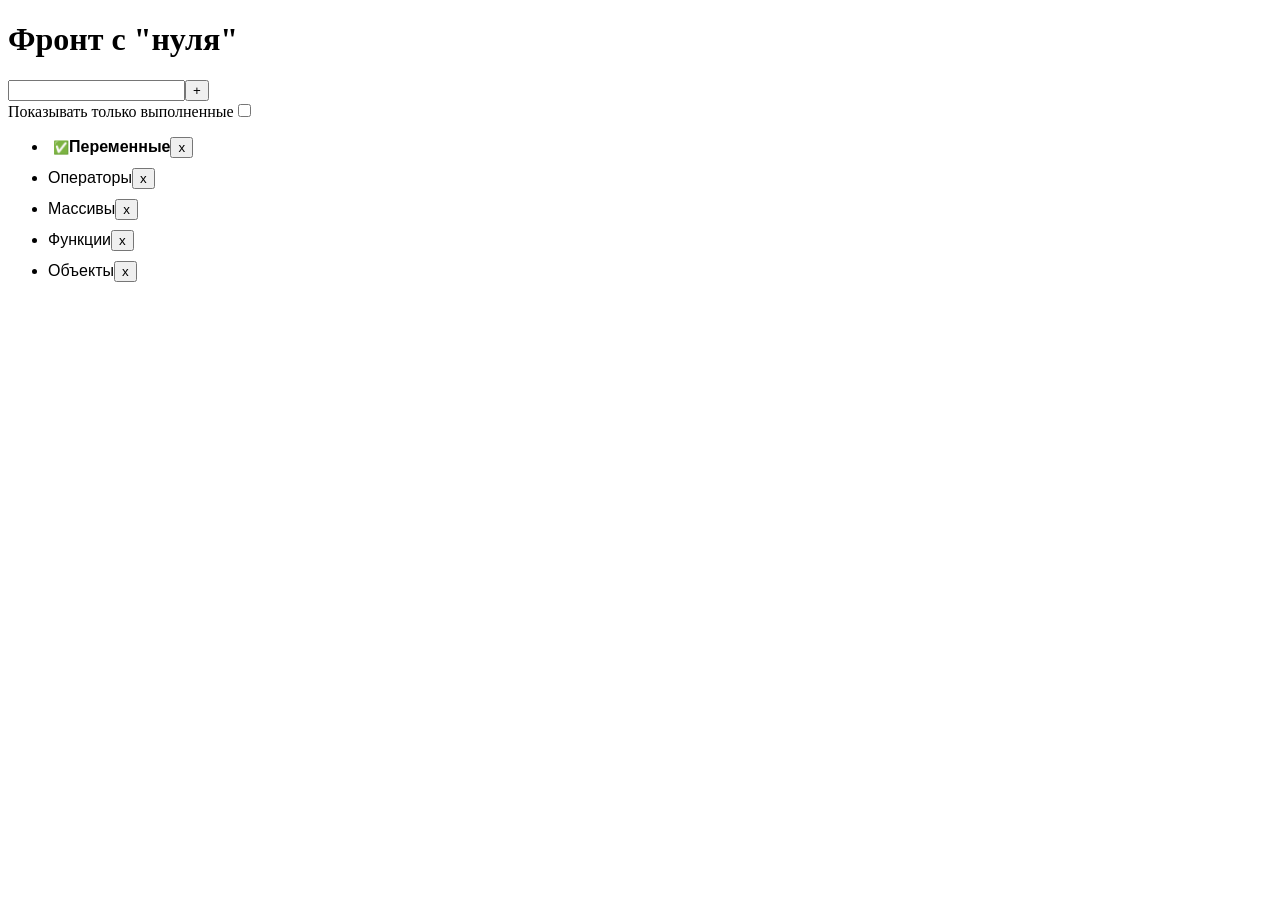
<file: JS_start/index.html>
<!DOCTYPE html>
<html lang="en">

<head>
    <meta charset="UTF-8">
    <meta name="viewport" content="width=device-width, initial-scale=1.0">
    <title>Document</title>
</head>
<style>
    .list {
        display: flex;
        flex-direction: column;
        align-items: start;
        gap: 10px;
    }

    .item {
        font-family: Arial, sans-serif;
        cursor: pointer;
    }

    .done {
        font-weight: 600;
        /* Делает текст более жирным, подчеркивая статус "пройдено" */
    }

    .done::before {
        content: "✅";
        /* Добавляет знак галочки после текста элемента */
        font-size: 13px;
        margin-left: 5px;
    }
</style>

<body>
    <div id="root">
        <!-- <h1 id="course-title" class="title">Фронт с "нуля" 📚</h1> -->
        <!-- <ul class="list">
            <li class="item done">Переменные</li>
            <li class="item">Операторы, сравнение, ветвление</li>
            <li class="item">Функции</li>
            <li class="item">Массивы</li>
            <li class="item">Объекты</li>
            <li class="item current" id="dom">Взаимодействие с DOM ⬅</li>
            <li class="item">Типы данных</li>
            <li class="item">Асинхронное программирование</li>
            <li class="item">Продвинутая работа с функциями</li>
            <li class="item">Паттерн MVC</li>
        </ul>  -->
    </div>  
    <script src="main.js"></script>
</body>
</html>
</file>
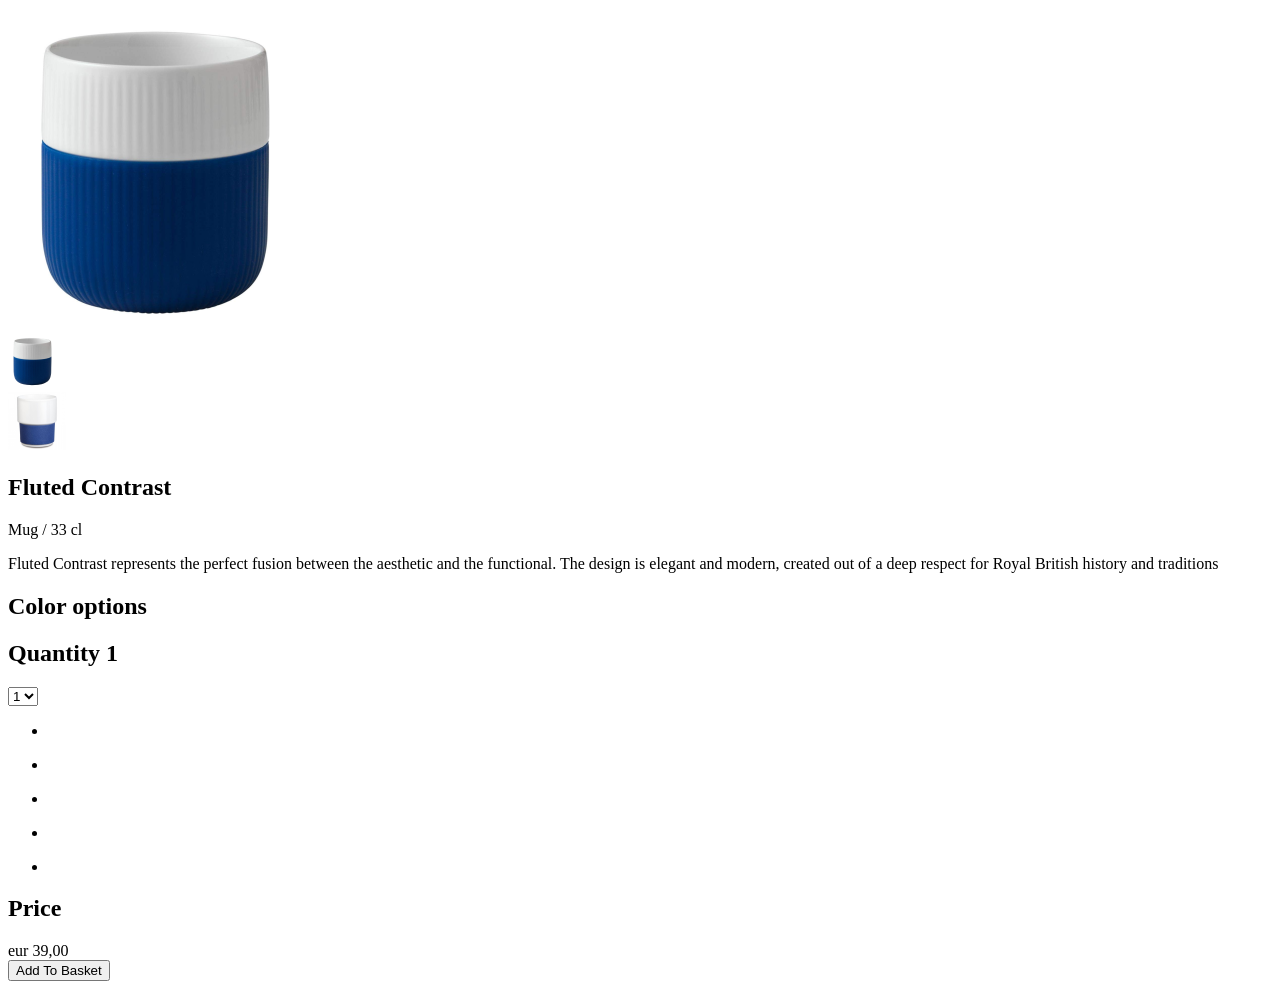
<file: 0-Lessons-html/Lessons_online/index.html>
<!doctype html>
<html lang="en">
  <head>
    <meta charset="UTF-8" />
    <meta name="viewport" content="width=device-width, initial-scale=1.0" />
    <title>Super markup</title>
  </head>
  <body>
    <section>
      <div>
        <div>
          <img src="./assets/images/main_image.png" alt="main image" />
          <div>
            <img src="./assets/images/image_2.png" alt="image 1" />
          </div>
          <div>
            <img src="./assets/images/image_1.png" alt="image 2" />
          </div>
        </div>
        <div>
          <h1>Fluted Contrast</h1>
          <span>Mug / 33 cl</span>
          <p>
            Fluted Contrast represents the perfect fusion between the aesthetic
            and the functional. The design is elegant and modern, created out of
            a deep respect for Royal British history and traditions
          </p>
          <div>
            <h2>Color options</h2>
          </div>
          <div>
            <h2>Quantity 1</h2>
            <select name="select" id="select">
                <option value="">1</option>
                <option value="">2</option>
                <option value="">3</option>
            </select>
            <ul>
                <li>
                    <div></div>
                </li>
                <li>
                    <div></div>
                </li>
                <li>
                    <div></div>
                </li>
                <li>
                    <div></div>
                </li>
                <li>
                    <div></div>
                </li>
            </ul>
          </div>
          <div>
            <h2>Price</h2>
            <span>eur 39,00</span>
          </div>
          <button>Add To Basket</button>
        </div>
      </div>
    </section>
  </body>
</html>
</file>
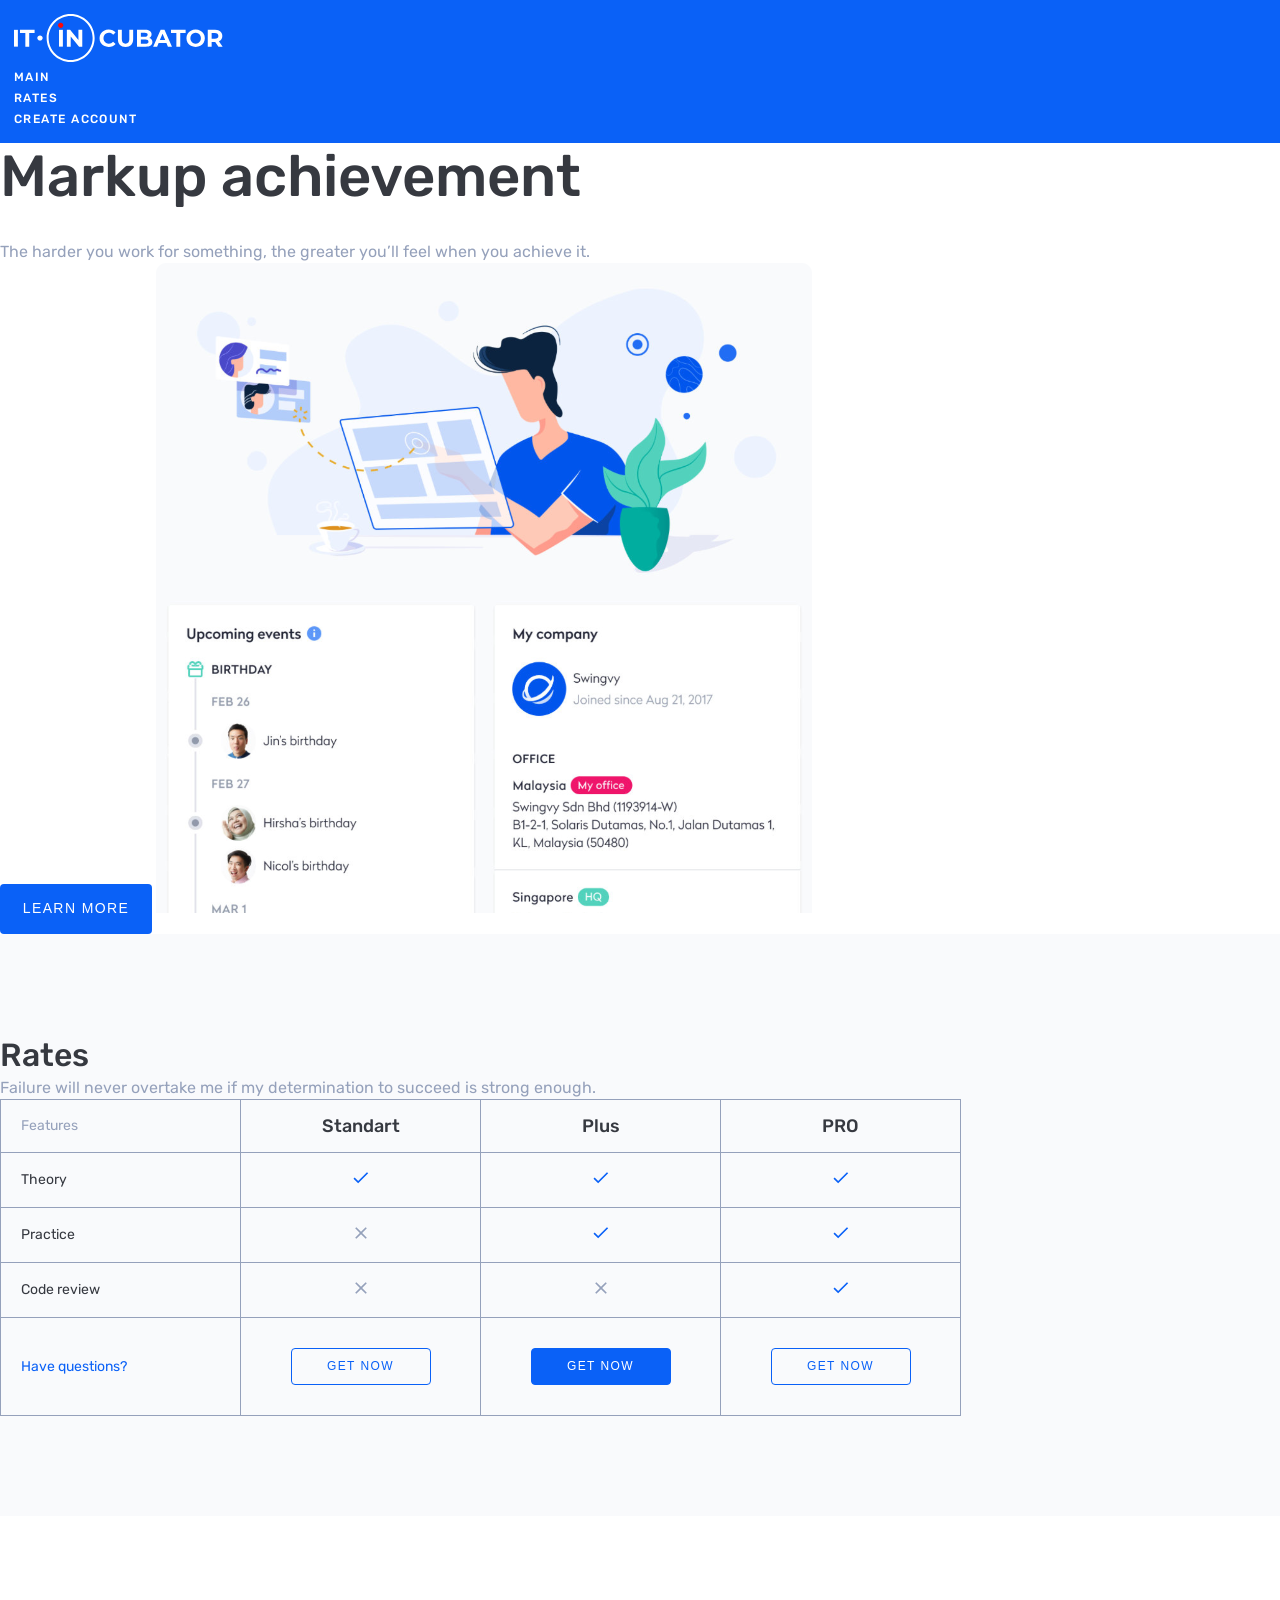
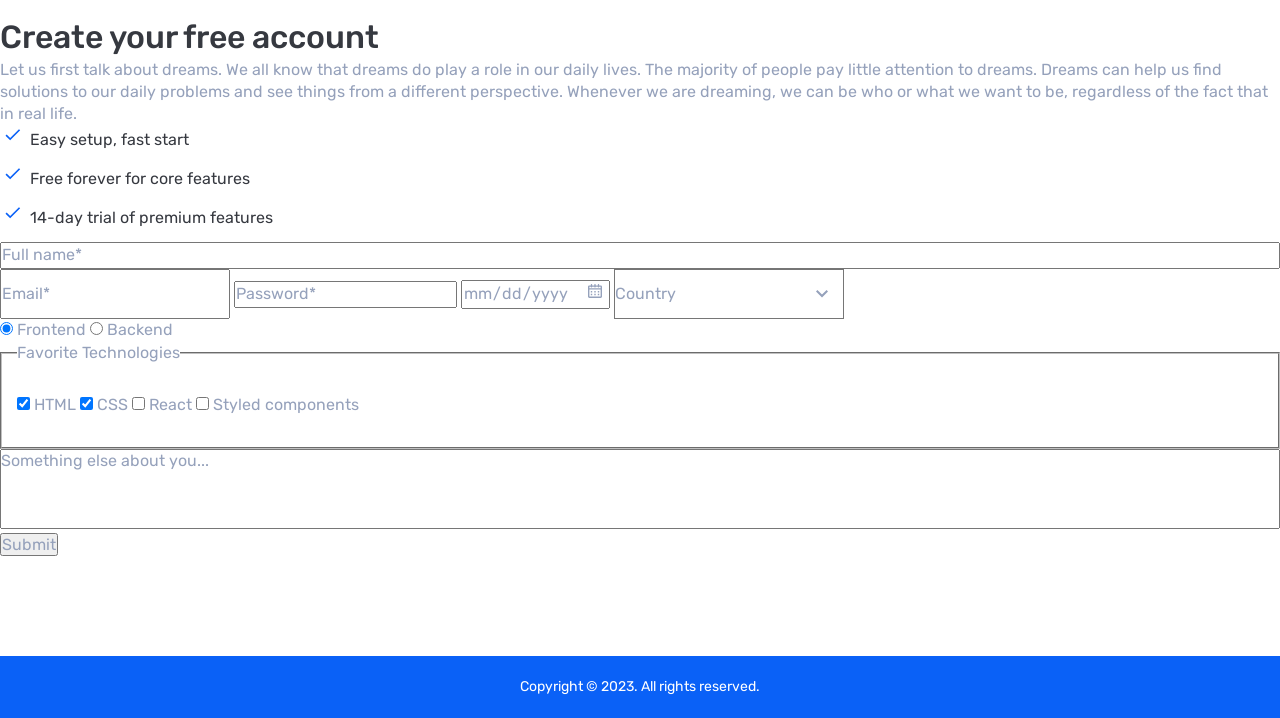
<file: 1-Lessons-css/project/index.html>
<!doctype html>
<html lang="en">
  <head>
    <meta charset="UTF-8" />
    <meta name="viewport" content="width=device-width, initial-scale=1.0" />
    <title>Document</title>
    <link rel="preconnect" href="https://fonts.googleapis.com" />
    <link rel="preconnect" href="https://fonts.gstatic.com" crossorigin />
    <link
      href="https://fonts.googleapis.com/css2?family=Rubik:ital,wght@0,300..900;1,300..900&display=swap"
      rel="stylesheet"
    />
    <link rel="stylesheet" href="style.css" />
  </head>
  <body>
    <header class="header">
      <a href="" class="logo">
        <img class="logo-img" src="./assets/images/Logo.svg" alt="" />
      </a>
      <ul class="menu">
        <li class="menu-item">
          <a href="" class="menu-link">Main</a>
        </li>
        <li class="menu-item">
          <a href="" class="menu-link">Rates</a>
        </li>
        <li class="menu-item">
          <a href="" class="menu-link">create account</a>
        </li>
      </ul>
    </header>
    <section class="main">
      <h1 class="main-title">Markup achievement</h1>
      <p class="text">
        The harder you work for something, the greater you’ll feel when you
        achieve it.
      </p>
      <button class="button">Learn More</button>
      <img class="main-img" src="./assets/images/image.svg" alt="image" />
    </section>
    <section class="rates-section">
      <h2 class="title">Rates</h2>
      <p class="text">
        Failure will never overtake me if my determination to succeed is strong
        enough.
      </p>
      <table class="table">
        <tr>
          <th class="table-subtitle gray">Features</th>
          <th class="table-title">Standart</th>
          <th class="table-title">Plus</th>
          <th class="table-title">PRO</th>
        </tr>
        <tr>
          <th class="table-subtitle">Theory</th>
          <td><img src="./assets/images/Check.svg" alt="" /></td>
          <td><img src="./assets/images/Check.svg" alt="" /></td>
          <td><img src="./assets/images/Check.svg" alt="" /></td>
        </tr>
        <tr>
          <th class="table-subtitle">Practice</th>
          <td><img src="./assets/images/Close.svg" alt="" /></td>
          <td><img src="./assets/images/Check.svg" alt="" /></td>
          <td><img src="./assets/images/Check.svg" alt="" /></td>
        </tr>
        <tr>
          <th class="table-subtitle">Code review</th>
          <td><img src="./assets/images/Close.svg" alt="" /></td>
          <td><img src="./assets/images/Close.svg" alt="" /></td>
          <td><img src="./assets/images/Check.svg" alt="" /></td>
        </tr>
        <tr class="table-footer">
          <th class="table-subtitle">
            <a href="" class="table-link">Have questions?</a>
          </th>
          <td><button class="table-button">get now</button></td>
          <td><button class="table-button active">get now</button></td>
          <td><button class="table-button">get now</button></td>
        </tr>
      </table>
    </section>
    <section class="create-account-section">
      <h2 class="title">Create your free account</h2>
      <p class="text">
        Let us first talk about dreams. We all know that dreams do play a role
        in our daily lives. The majority of people pay little attention to
        dreams. Dreams can help us find solutions to our daily problems and see
        things from a different perspective. Whenever we are dreaming, we can be
        who or what we want to be, regardless of the fact that in real life.
      </p>
      <ul class="list">
        <li class="list-item">Easy setup, fast start</li>
        <li class="list-item">Free forever for core features</li>
        <li class="list-item">14-day trial of premium features</li>
      </ul>
      <form>
        <input type="text" placeholder="Full name*" />
        <input type="email" placeholder="Email*" />
        <input type="password" placeholder="Password*" />
        <input type="date" />

        <select>
          <option selected disabled>Country</option>
          <option>Belarus</option>
          <option>China</option>
          <option>USA</option>
        </select>

        <div>
          <label for="front">
            <input id="front" type="radio" name="stack" checked />
            Frontend
          </label>
          <label for="back">
            <input id="back" type="radio" name="stack" />
            Backend
          </label>
        </div>

        <fieldset>
          <legend>Favorite Technologies</legend>
          <label for="html">
            <input id="html" type="checkbox" name="html" checked />
            HTML
          </label>
          <label for="css">
            <input id="css" type="checkbox" name="css" checked />
            CSS
          </label>
          <label for="react">
            <input id="react" type="checkbox" name="react" />
            React
          </label>
          <label for="sc">
            <input id="sc" type="checkbox" name="sc" />
            Styled components
          </label>
        </fieldset>

        <textarea placeholder="Something else about you..."></textarea>

        <input type="submit" />
      </form>
    </section>
    <footer class="footer">
      <small>Copyright © 2023. All rights reserved.</small>
      <!-- <span>Copyright © 2023. All rights reserved.</span> -->
    </footer>
  </body>
</html>
</file>
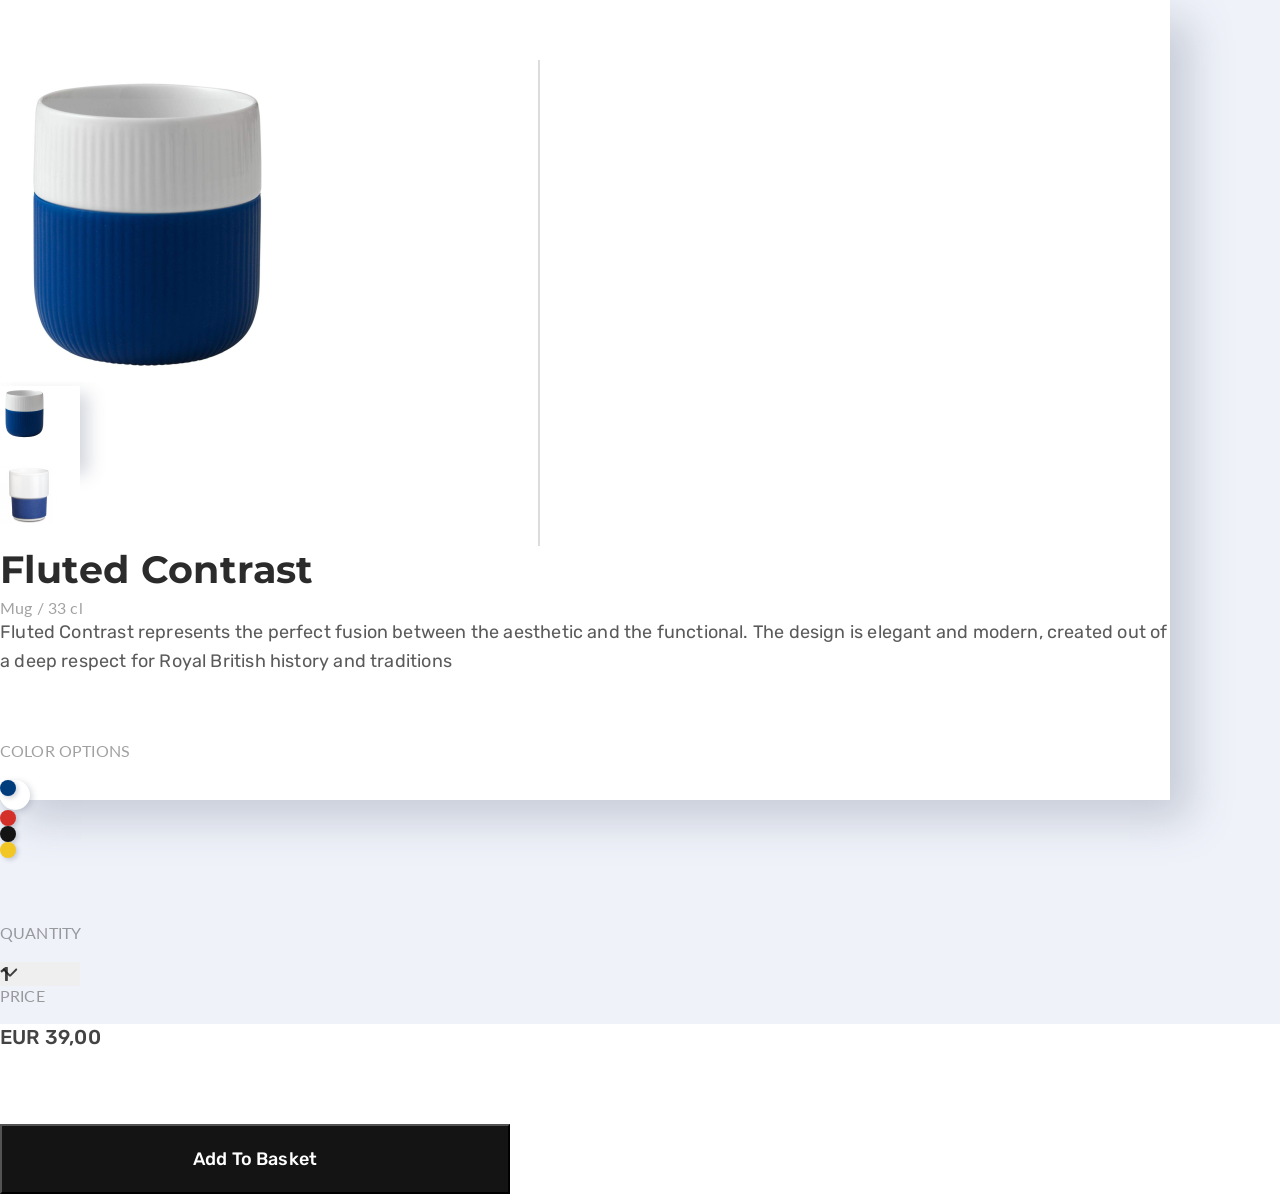
<file: 1-Lessons-css/pre-course-lesson-1-main/pre-course-lesson-1-main/index.html>
<!doctype html>
<html lang="en">
  <head>
    <meta charset="UTF-8" />
    <meta name="viewport" content="width=device-width, initial-scale=1.0" />
    <link rel="preconnect" href="https://fonts.googleapis.com" />
    <link rel="preconnect" href="https://fonts.gstatic.com" crossorigin />
    <link
      href="https://fonts.googleapis.com/css2?family=Lato&family=Montserrat:ital,wght@0,700;1,700&family=Rubik:ital,wght@0,300..900;1,300..900&display=swap"
      rel="stylesheet"
    />
    <link rel="stylesheet" href="styles.css" />
    <title>Awesome markup</title>
  </head>
  <body>
    <section class="hero">
      <div class="card">
        <div class="product-images-block">
          <img width="300" height="322" src="./assets/images/main-image.png" alt="" />
          <div class="preview selected">
            <img src="./assets/images/image-1.png" alt="" />
          </div>
          <div class="preview">
            <img src="./assets/images/image-2.png" alt="" />
          </div>
        </div>

        <div>
          <h1 class="card-heading">Fluted Contrast</h1>
          <span class="sub-title">Mug / 33 cl</span>
          <p class="description">
            Fluted Contrast represents the perfect fusion between the aesthetic
            and the functional. The design is elegant and modern, created out of
            a deep respect for Royal British history and traditions
          </p>
          <div class="color-options">
            <h2 class="title">Color options</h2>
            <ul>
              <li class="selected">
                <div class="circle blue"></div>
              </li>
              <li>
                <div class="circl green"></div>
              </li>
              <li>
                <div class="circle red"></div>
              </li>
              <li>
                <div class="circle black"></div>
              </li>
              <li>
                <div class="circle yellow"></div>
              </li>
            </ul>
          </div>
          <div>
            <div>
              <h2 class="title">Quantity</h2>
              <select class="quantity" name="quantity" id="quantity">
                <option value="1">1</option>
                <option value="2">2</option>
                <option value="3">3</option>
              </select>
            </div>
            <div>
              <h2 class="title">Price</h2>
              <span class="price">eur 39,00</span>
            </div>
          </div>
          <button class="btn">Add To Basket</button>
        </div>
      </div>
    </section>
  </body>
</html>
</file>
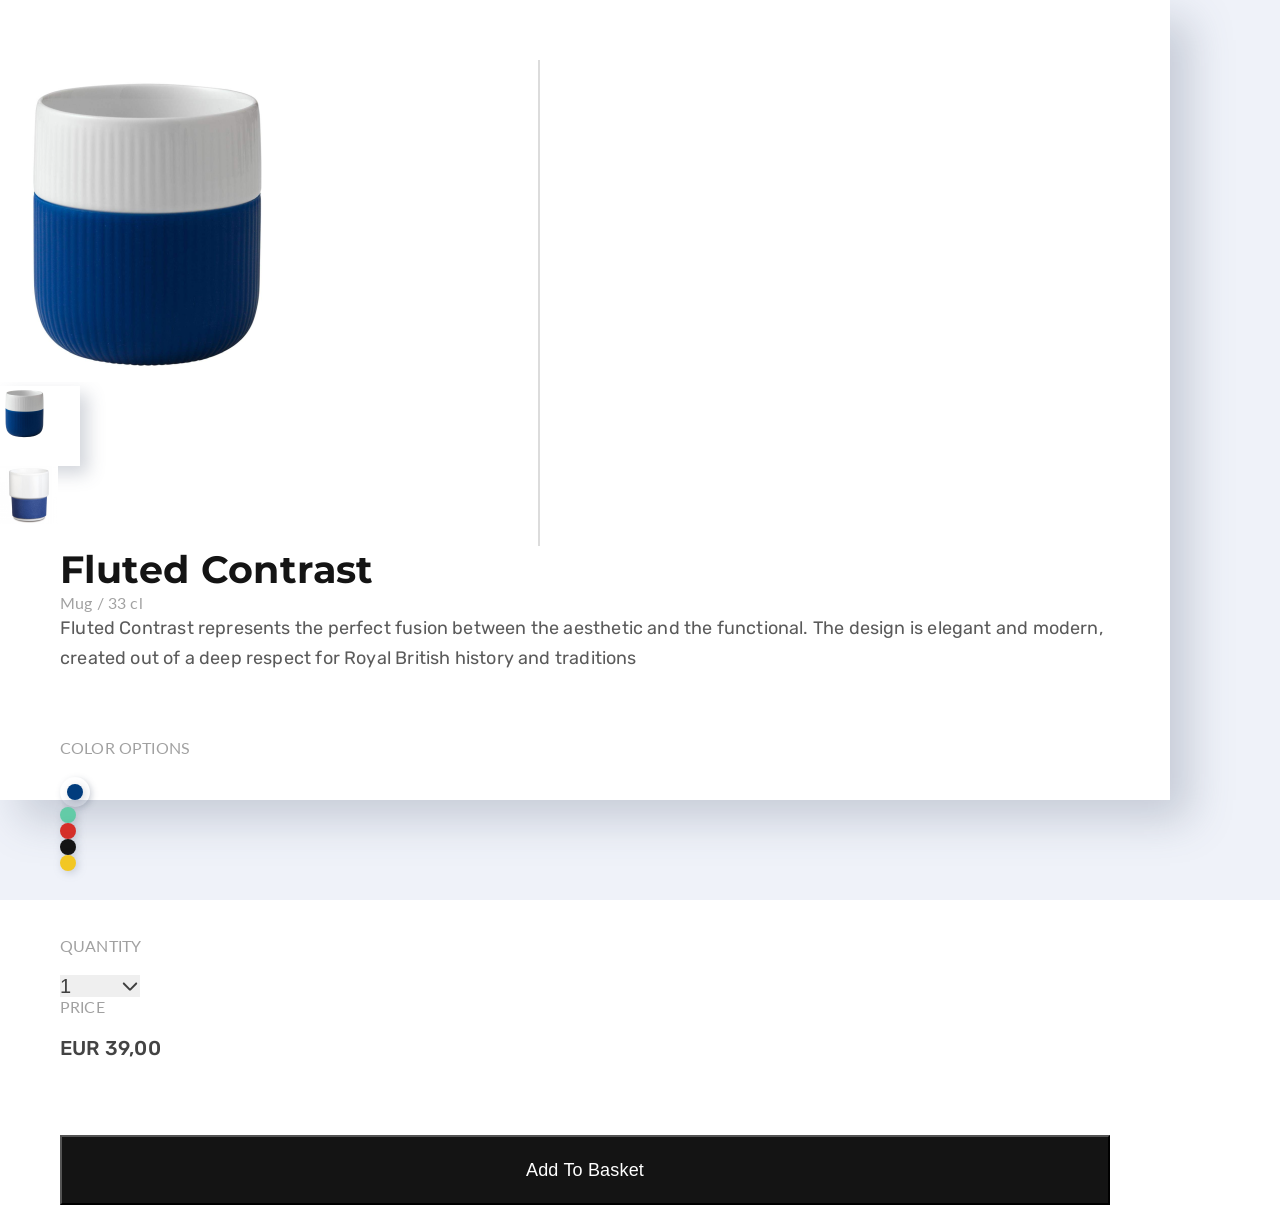
<file: 2-Lessons-css/pre-course-lesson-2-main/pre-course-lesson-2-main/index.html>
<!DOCTYPE html>
<html lang="en">

<head>
    <meta charset="UTF-8">
    <meta name="viewport" content="width=device-width, initial-scale=1.0">

    <link rel="preconnect" href="https://fonts.googleapis.com">
    <link rel="preconnect" href="https://fonts.gstatic.com" crossorigin>
    <link href="https://fonts.googleapis.com/css2?family=Lato&family=Montserrat:wght@700&family=Rubik:wght@400;500&display=swap" rel="stylesheet">
    
    <link rel="stylesheet" href="./style.css">
    <title>Awesome markup</title>
</head>
    <body>
        <section>
            <div class="card">
                <div class="product-image-block">
                    <img class="main-image" src="./assets/images/main-image.png" alt="">
                    <div class="preview selected">
                        <img src="./assets/images/image-1.png" alt="">
                    </div>
                    <div class="preview">
                        <img src="./assets/images/image-2.png" alt="">
                    </div>
                </div>

                <div class="product-info-block">
                    <h1 class="main-title">Fluted Contrast</h1>
                    <span class="subtitle">Mug / 33 cl</span>
                    <p class="text">Fluted Contrast represents the perfect fusion between the aesthetic and the functional. The design is elegant and modern, created out of a deep respect for Royal British history and traditions</p>

                    <div class="colors">
                        <h2 class="title">Color options</h2>
                        <ul>
                            <li class="selected">
                                <div class="circle blue"></div>
                            </li>
                            <li>
                                <div class="circle green"></div>
                            </li>
                            <li>
                                <div class="circle red"></div>
                            </li>
                            <li>
                                <div class="circle black"></div>
                            </li>
                            <li>
                                <div class="circle yellow"></div>
                            </li>
                        </ul>
                    </div>
                    <div>
                        <div>
                            <h2 class="title">Quantity</h2>
                            <select class="quantity" name="quantity" id="quantity" >
                                <option value="1">1</option>
                                <option value="2">2</option>
                                <option value="3">3</option>
                            </select>
                        </div>
                        <div>
                            <h2 class="title">Price</h2>
                            <span class="price">eur 39,00</span>
                        </div>
                    </div> 
                    <button class="btn">Add To Basket</button>
                </div>
            </div>
        </section>
    </body>
</html>
</file>
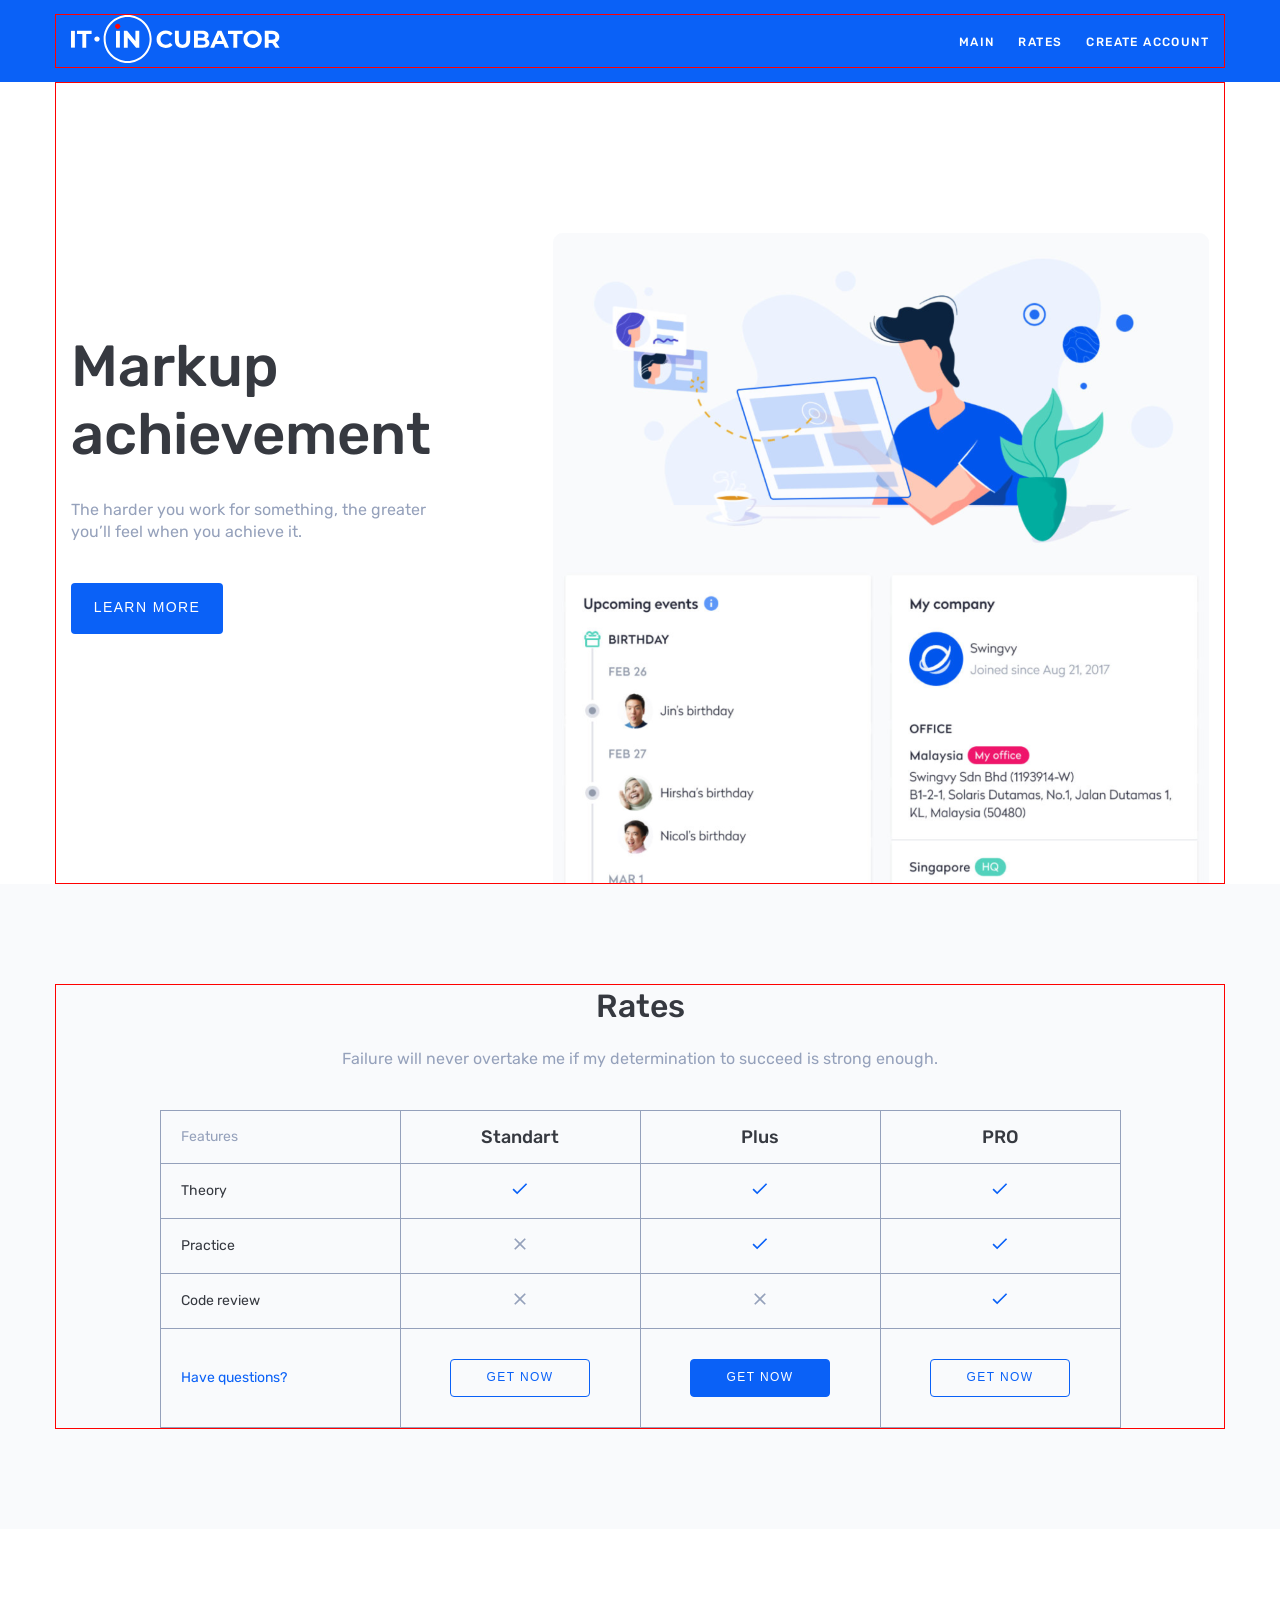
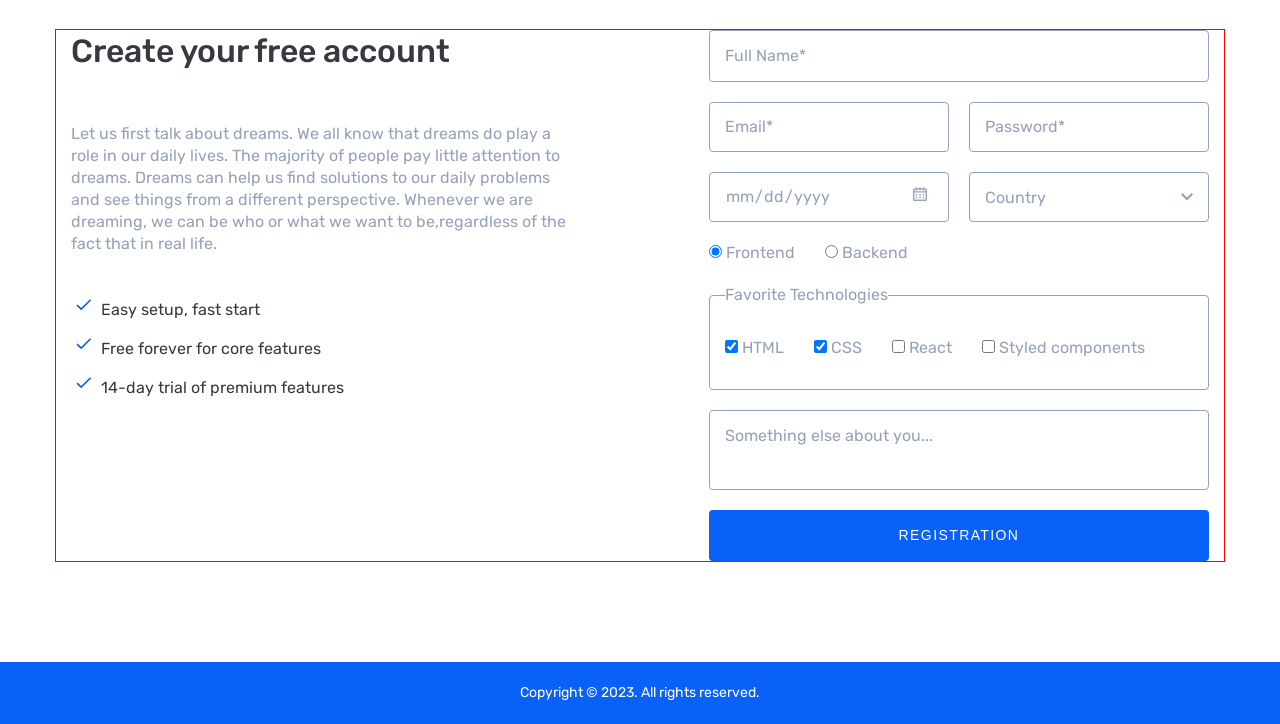
<file: 3-Lessons-css/pre-course-HW-2-main/pre-course-HW-2-main/index.html>
<!doctype html>
<html lang="en">
  <head>
    <meta charset="UTF-8" />
    <meta name="viewport" content="width=device-width, initial-scale=1.0" />
    <title>Awesome markup</title>

    <link rel="preconnect" href="https://fonts.googleapis.com" />
    <link rel="preconnect" href="https://fonts.gstatic.com" crossorigin />
    <link
      href="https://fonts.googleapis.com/css2?family=Rubik:wght@400;500&display=swap"
      rel="stylesheet"
    />

    <link rel="stylesheet" href="style.css" />
  </head>

  <body>
    <header class="header">
      <div class="container">
        <div class="header-wrapper">
          <a href="" class="logo">
            <img class="logo-img" src="./assets/images/logo.svg" alt="image" />
          </a>
          <ul class="menu">
            <li class="menu-item">
              <a href="" class="menu-link">Main</a>
            </li>
            <li class="menu-item">
              <a href="" class="menu-link">Rates</a>
            </li>
            <li class="menu-item">
              <a href="" class="menu-link">Create Account</a>
            </li>
          </ul>
        </div>
      </div>
    </header>

    <section class="main">
      <div class="container">
        <div class="main-wrapper">
          <div class="main-info">
            <h1 class="main-title">Markup achievement</h1>
            <p class="text">
              The harder you work for something, the greater you’ll feel when
              you achieve it.
            </p>
            <button class="button">Learn More</button>
          </div>
          <img class="main-img" src="./assets/images/image.png" alt="image" />
        </div>
      </div>
    </section>

    <section class="rates-section">
      <div class="container">
        <div class="rates-wrapper">
          <h2 class="title">Rates</h2>
          <p class="text">
            Failure will never overtake me if my determination to succeed is
            strong enough.
          </p>
          <table class="table">
            <tr>
              <th class="table-subtitle gray">Features</th>
              <th class="table-title">Standart</th>
              <th class="table-title">Plus</th>
              <th class="table-title">PRO</th>
            </tr>
            <tr>
              <th class="table-subtitle">Theory</th>
              <td><img src="./assets/images/Check.svg" alt="" /></td>
              <td><img src="./assets/images/Check.svg" alt="" /></td>
              <td><img src="./assets/images/Check.svg" alt="" /></td>
            </tr>
            <tr>
              <th class="table-subtitle">Practice</th>
              <td><img src="./assets/images/Close.svg" alt="" /></td>
              <td><img src="./assets/images/Check.svg" alt="" /></td>
              <td><img src="./assets/images/Check.svg" alt="" /></td>
            </tr>
            <tr>
              <th class="table-subtitle">Code review</th>
              <td><img src="./assets/images/Close.svg" alt="" /></td>
              <td><img src="./assets/images/Close.svg" alt="" /></td>
              <td><img src="./assets/images/Check.svg" alt="" /></td>
            </tr>
            <tr class="table-footer">
              <th class="table-subtitle">
                <a href="" class="table-link">Have questions?</a>
              </th>
              <td><button class="table-button">get now</button></td>
              <td><button class="table-button active">get now</button></td>
              <td><button class="table-button">get now</button></td>
            </tr>
          </table>
        </div>
      </div>
    </section>

    <section class="create-account-section">
      <div class="container">
        <div class="account-wrapper">
          <div class="account-info-wrapper">
            <h2 class="title">Create your free account</h2>
            <p class="text">
              Let us first talk about dreams. We all know that dreams do play a
              role in our daily lives. The majority of people pay little
              attention to dreams. Dreams can help us find solutions to our
              daily problems and see things from a different perspective.
              Whenever we are dreaming, we can be who or what we want to
              be,regardless of the fact that in real life.
            </p>
            <ul class="list">
              <li class="list-item">Easy setup, fast start</li>
              <li class="list-item">Free forever for core features</li>
              <li class="list-item">14-day trial of premium features</li>
            </ul>
          </div>

          <form>
            <input type="text" placeholder="Full Name*" />
            <div class="fields-wrapper">
              <input type="email" placeholder="Email*" />
              <input type="password" placeholder="Password*" />
              <input type="date" />

              <select>
                <option selected disabled>Country</option>
                <option>Belarus</option>
                <option>China</option>
                <option>USA</option>
              </select>
            </div>

            <div class="stack">
              <label for="front">
                <input id="front" type="radio" name="stack" checked />
                Frontend
              </label>

              <label for="back">
                <input id="back" type="radio" name="stack" />
                Backend
              </label>
            </div>

            <fieldset>
              <legend>Favorite Technologies</legend>
              <label for="html">
                <input id="html" type="checkbox" name="html" checked />
                HTML
              </label>

              <label for="css">
                <input id="css" type="checkbox" name="css" checked />
                CSS
              </label>

              <label for="react">
                <input id="react" type="checkbox" name="react" />
                React
              </label>

              <label for="sc">
                <input id="sc" type="checkbox" name="sc" />
                Styled components
              </label>
            </fieldset>

            <textarea placeholder="Something else about you..."></textarea>

            <button class="button" type="submit" value="registration">registration</button>
          </form>
        </div>
      </div>
    </section>

    <footer class="footer">
      <small>Copyright © 2023. All rights reserved.</small>
    </footer>
  </body>
</html>
</file>
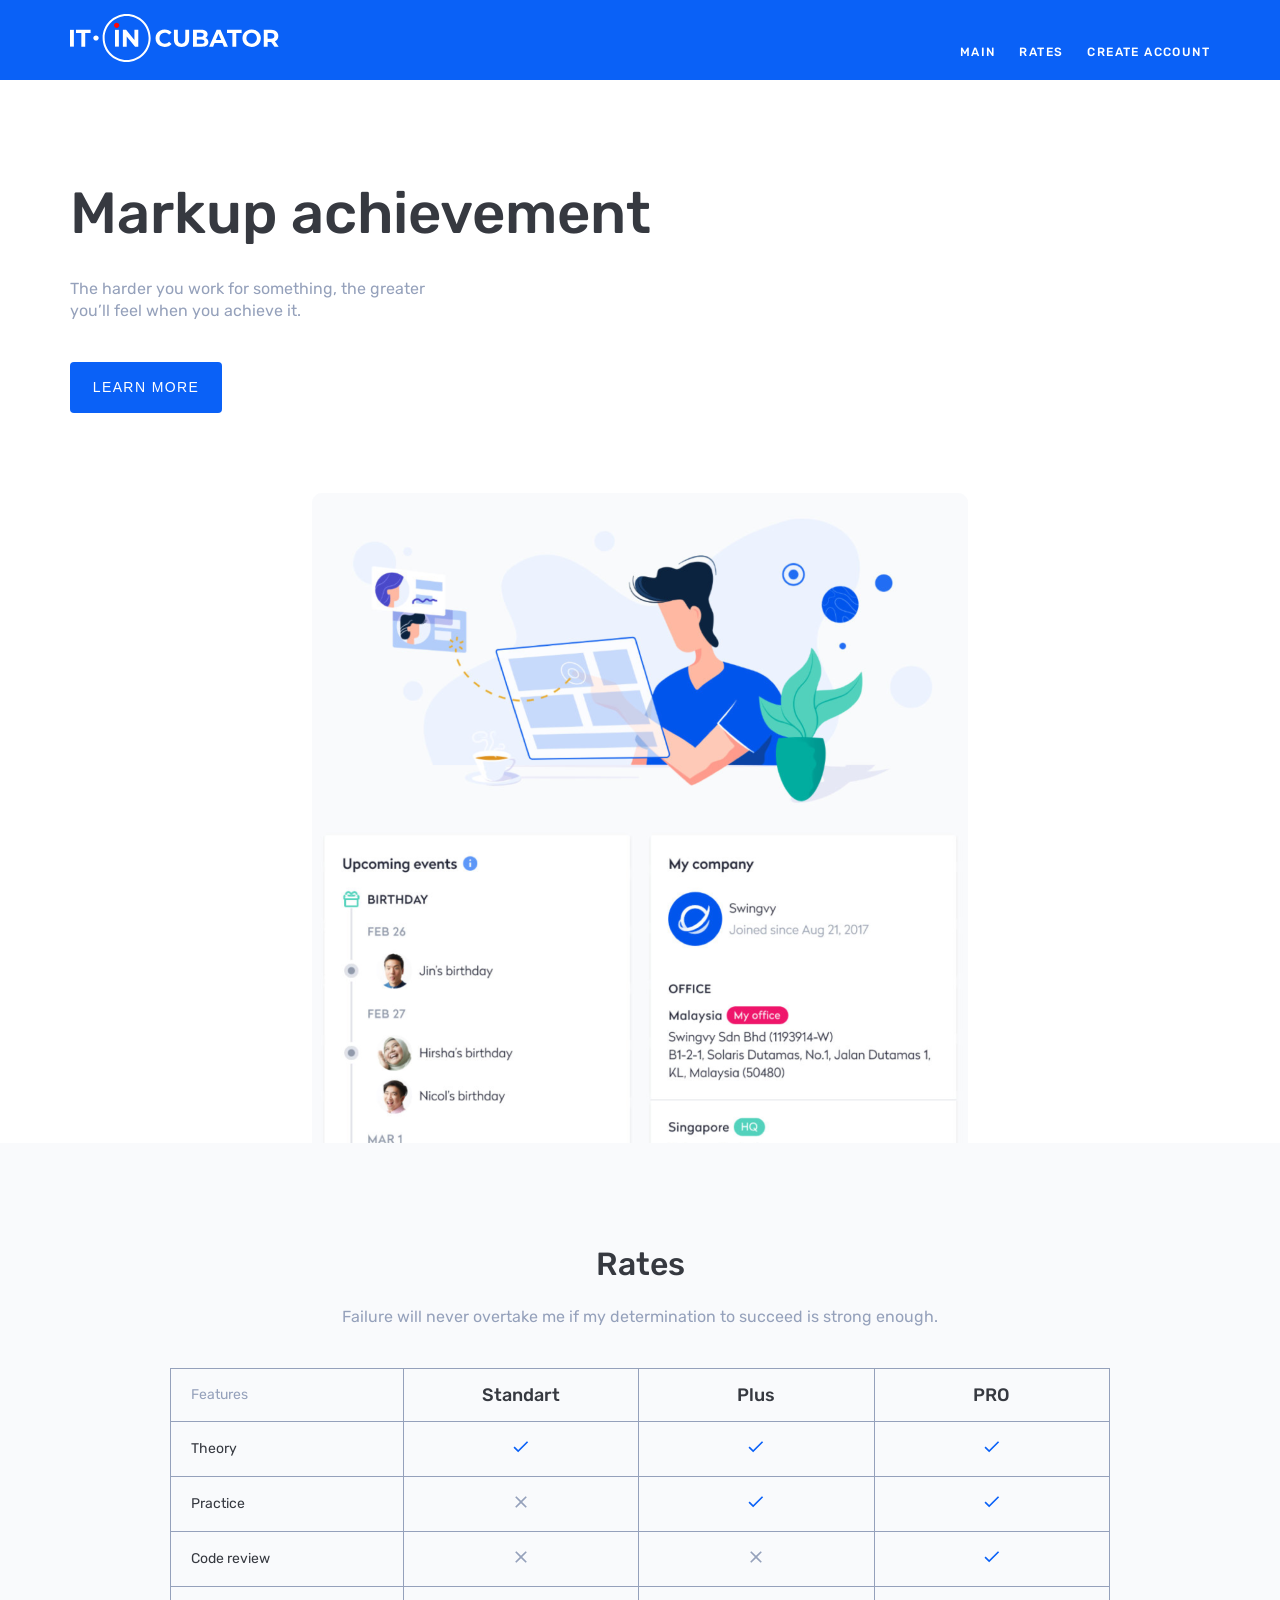
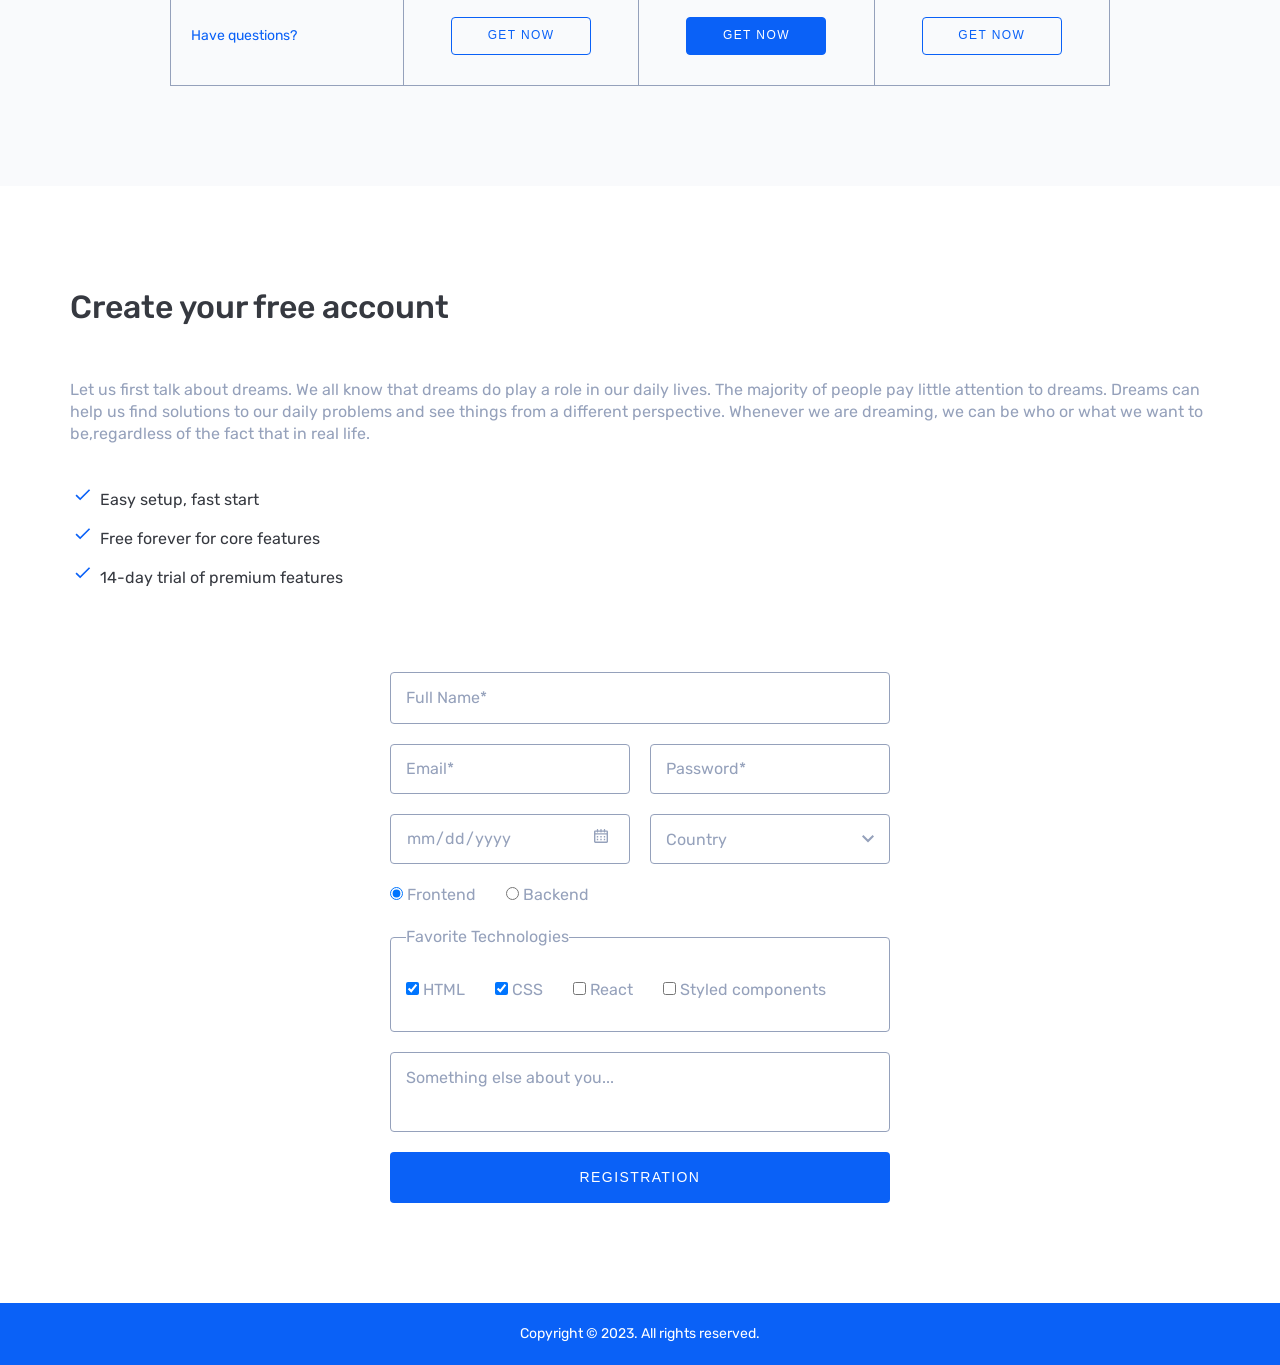
<file: 4-Lessons-css/pre-course-HW-3-main/pre-course-HW-3-main/index.html>
<!doctype html>
<html lang="en">
  <head>
    <meta charset="UTF-8" />
    <meta name="viewport" content="width=device-width, initial-scale=1.0" />
    <title>Awesome markup</title>

    <link rel="preconnect" href="https://fonts.googleapis.com" />
    <link rel="preconnect" href="https://fonts.gstatic.com" crossorigin />
    <link
      href="https://fonts.googleapis.com/css2?family=Rubik:wght@400;500&display=swap"
      rel="stylesheet"
    />

    <link rel="stylesheet" href="style.css" />
  </head>

  <body>
    <header class="header">
      <div class="container">
        <div class="header-wrapper">
          <a href="" class="logo">
            <img class="logo-img" src="./assets/images/logo.svg" alt="image" />
          </a>
          <div class="hamburger-menu">
            <input type="checkbox" id="menu__toggle">
            <label class="menu__btn" for="menu__toggle">
              <span></span>
            </label>
            <label class="menu__overlay" for="menu__toggle"></label>
            <ul class="menu menu__box">
              <li class="menu-item">
                <a href="#main" class="menu-link">Main</a>
              </li>
              <li class="menu-item">
                <a href="#rates" class="menu-link">Rates</a>
              </li>
              <li class="menu-item">
                <a href="#create" class="menu-link">Create Account</a>
              </li>
            </ul>
          </div>

          <!-- <img
            class="menu-icon"
            src="./assets/images/menu-burger.svg"
            alt="menu-icon"
          /> -->
        </div>
      </div>
    </header>

    <section id="main" class="main">
      <div class="container">
        <div class="main-wrapper">
          <div class="main-info">
            <h1 class="main-title">Markup achievement</h1>
            <p class="text">
              The harder you work for something, the greater you’ll feel when
              you achieve it.
            </p>
            <button class="button">Learn More</button>
          </div>
          <img class="main-img" src="./assets/images/image.png" alt="image" />
        </div>
      </div>
    </section>

    <section id="rates" class="rates-section">
      <div class="container">
        <div class="rates-wrapper">
          <h2 class="title">Rates</h2>
          <p class="text">
            Failure will never overtake me if my determination to succeed is
            strong enough.
          </p>
          <div class="table-wrapper">
            <table class="table">
              <tr>
                <th class="table-subtitle gray">Features</th>
                <th class="table-title">Standart</th>
                <th class="table-title">Plus</th>
                <th class="table-title">PRO</th>
              </tr>
              <tr>
                <th class="table-subtitle">Theory</th>
                <td><img src="./assets/images/Check.svg" alt="" /></td>
                <td><img src="./assets/images/Check.svg" alt="" /></td>
                <td><img src="./assets/images/Check.svg" alt="" /></td>
              </tr>
              <tr>
                <th class="table-subtitle">Practice</th>
                <td><img src="./assets/images/Close.svg" alt="" /></td>
                <td><img src="./assets/images/Check.svg" alt="" /></td>
                <td><img src="./assets/images/Check.svg" alt="" /></td>
              </tr>
              <tr>
                <th class="table-subtitle">Code review</th>
                <td><img src="./assets/images/Close.svg" alt="" /></td>
                <td><img src="./assets/images/Close.svg" alt="" /></td>
                <td><img src="./assets/images/Check.svg" alt="" /></td>
              </tr>
              <tr class="table-footer">
                <th class="table-subtitle">
                  <a href="" class="table-link">Have questions?</a>
                </th>
                <td><button class="table-button">get now</button></td>
                <td><button class="table-button active">get now</button></td>
                <td><button class="table-button">get now</button></td>
              </tr>
            </table>
          </div>
        </div>
      </div>
    </section>

    <section id="create" class="create-account-section">
      <div class="container">
        <div class="account-wrapper">
          <div class="account-info-wrapper">
            <h2 class="title">Create your free account</h2>
            <p class="text">
              Let us first talk about dreams. We all know that dreams do play a
              role in our daily lives. The majority of people pay little
              attention to dreams. Dreams can help us find solutions to our
              daily problems and see things from a different perspective.
              Whenever we are dreaming, we can be who or what we want to
              be,regardless of the fact that in real life.
            </p>
            <ul class="list">
              <li class="list-item">Easy setup, fast start</li>
              <li class="list-item">Free forever for core features</li>
              <li class="list-item">14-day trial of premium features</li>
            </ul>
          </div>

          <form>
            <input type="text" placeholder="Full Name*" />
            <div class="fields-wrapper">
              <input type="email" placeholder="Email*" />
              <input type="password" placeholder="Password*" />
              <input type="date" />

              <select>
                <option selected disabled>Country</option>
                <option>Belarus</option>
                <option>China</option>
                <option>USA</option>
              </select>
            </div>

            <div class="stack">
              <label for="front">
                <input id="front" type="radio" name="stack" checked />
                Frontend
              </label>

              <label for="back">
                <input id="back" type="radio" name="stack" />
                Backend
              </label>
            </div>

            <fieldset>
              <legend>Favorite Technologies</legend>
              <label for="html">
                <input id="html" type="checkbox" name="html" checked />
                HTML
              </label>

              <label for="css">
                <input id="css" type="checkbox" name="css" checked />
                CSS
              </label>

              <label for="react">
                <input id="react" type="checkbox" name="react" />
                React
              </label>

              <label for="sc">
                <input id="sc" type="checkbox" name="sc" />
                Styled components
              </label>
            </fieldset>

            <textarea placeholder="Something else about you..."></textarea>

            <button class="button" type="submit">registration</button>
          </form>
        </div>
      </div>
    </section>

    <footer class="footer">
      <small>Copyright © 2023. All rights reserved.</small>
    </footer>
  </body>
</html>
</file>
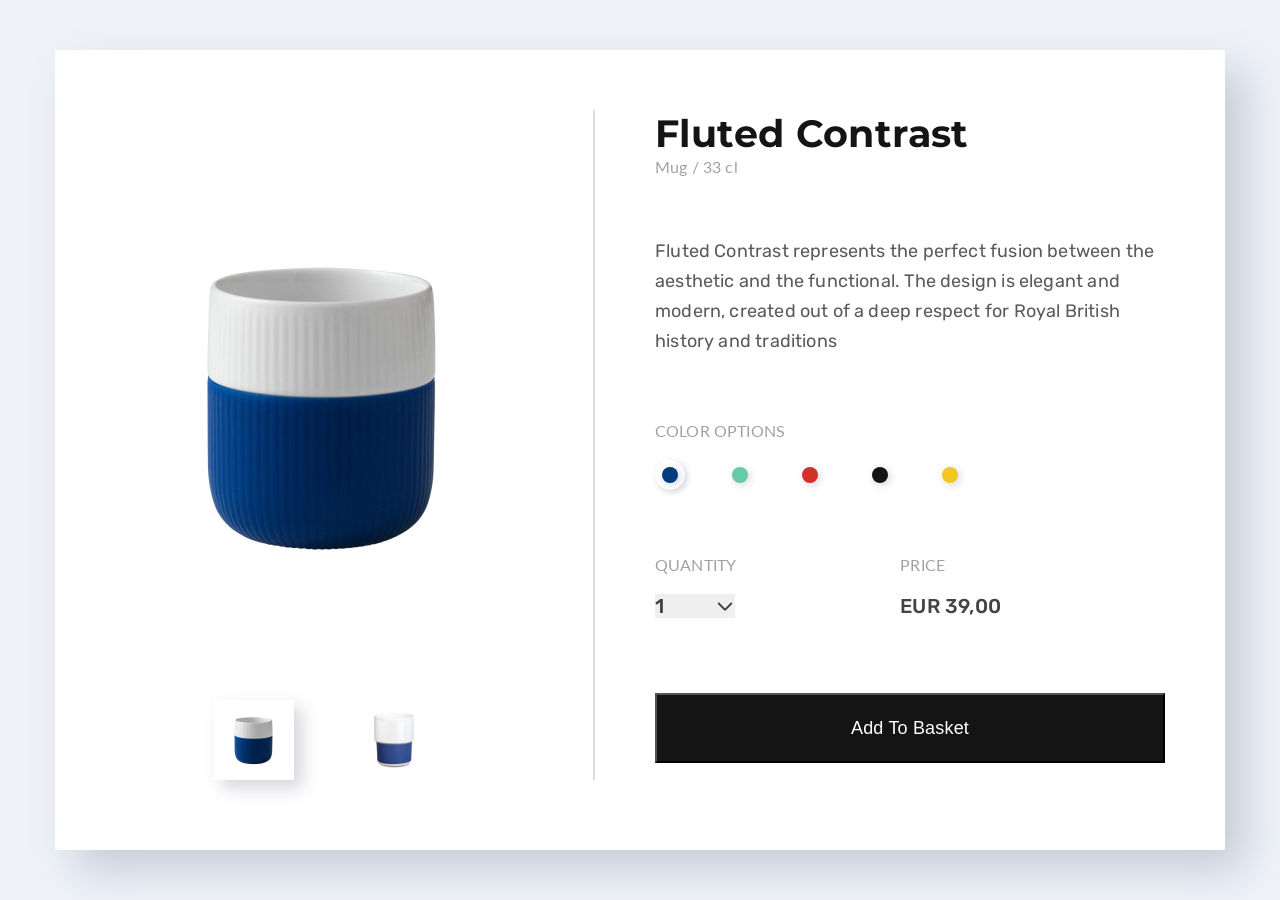
<file: 4-Lessons-css/pre-course-lesson-3-main/pre-course-lesson-3-main/index.html>
<!DOCTYPE html>
<html lang="en">

<head>
    <meta charset="UTF-8">
    <meta name="viewport" content="width=device-width, initial-scale=1.0">

    <link rel="preconnect" href="https://fonts.googleapis.com">
    <link rel="preconnect" href="https://fonts.gstatic.com" crossorigin>
    <link href="https://fonts.googleapis.com/css2?family=Lato&family=Montserrat:wght@700&family=Rubik:wght@400;500&display=swap" rel="stylesheet">
    
    <link rel="stylesheet" href="./style.css">
    <title>Awesome markup</title>
</head>
    <body>
        <section>
            <div class="card">
                <div class="product-image-block">
                    <div class="main-image-wrapper">
                        <img class="main-image" src="./assets/images/main-image.png" alt="">
                    </div>
                    <div class="previews-wrapper">
                        <div class="preview selected">
                            <img src="./assets/images/image-1.png" alt="">
                        </div>
                        <div class="preview">
                            <img src="./assets/images/image-2.png" alt="">
                        </div>
                    </div>
                </div>
                <div class="product-info-block">
                    <h1 class="main-title">Fluted Contrast</h1>
                    <span class="subtitle">Mug / 33 cl</span>
                    <p class="text">Fluted Contrast represents the perfect fusion between the aesthetic and the functional. The design is elegant and modern, created out of a deep respect for Royal British history and traditions</p>
                    <div class="colors">
                        <h2 class="title">Color options</h2>
                        <ul class="color-items">
                            <li class="selected">
                                <div class="circle blue"></div>
                            </li>
                            <li>
                                <div class="circle green"></div>
                            </li>
                            <li>
                                <div class="circle red"></div>
                            </li>
                            <li>
                                <div class="circle black"></div>
                            </li>
                            <li>
                                <div class="circle yellow"></div>
                            </li>
                        </ul>
                    </div>
                    <div class="wrapper">
                        <div>
                            <h2 class="title">Quantity</h2>
                            <select class="quantity" name="quantity" id="quantity" >
                                <option value="1">1</option>
                                <option value="2">2</option>
                                <option value="3">3</option>
                            </select>
                        </div>
                        <div>
                            <h2 class="title">Price</h2>
                            <span class="price">eur 39,00</span>
                        </div>
                    </div> 
                    <button class="btn">Add To Basket</button>
                </div>
            </div>
        </section>
    </body>
</html>
</file>
<file: 1-Lessons-css/project/style.css>
* {
    padding: 0;
    margin: 0;
    box-sizing: border-box;
}

html,
body {
    font-family: 'Rubik', sans-serif;
}

a {
    text-decoration: none;
}

ul {
    list-style: none;
}

button {
    border: none;
    background-color: transparent;
}

.header {
    background-color: #0A61F7;
    padding: 14px;
}

.menu-link {
    font-weight: 500;
    font-size: 12px;
    line-height: 1.66667;
    letter-spacing: 0.12em;
    text-transform: uppercase;
    color: #fff;

}

.title {
    font-weight: 500;
    font-size: 32px;
    line-height: 1.34375;
    color: #363940;
}

.text {
    font-weight: 400;
    font-size: 16px;
    line-height: 22px;
    color: #95a1bb;
}



/* ================ Стили для 1-й секции ========================= */

.main-title {
    font-weight: 500;
    font-size: 58px;
    line-height: 1.17241;
    color: #363940;
    margin-bottom: 30px;
}



.button {
    width: 152px;
    height: 50px;
    font-weight: 500;
    font-size: 14px;
    line-height: 1.4;
    letter-spacing: 0.1em;
    text-transform: uppercase;
    border-radius: 4px;
    color: #fff;
    background: #0A61F7;
}

/* ================ Стили для 2-й секции ========================= */

.rates-section {
    background-color: #f9fafc;
    padding: 100px 0;
}

.rates-section.title {
    margin-bottom: 20px;
}

.rates-section.text {
    margin-bottom: 40px;
}

.table {
    border-collapse: collapse;
}

th, td {
    border: 1px solid #95a1bb;
    width: 240px;
    padding: 15px 0;
    text-align: center;
}

.table-title {
    font-weight: 500;
    font-size: 18px;
    line-height: 1.22222;
    color: #363940;
}

.table-subtitle {
    font-weight: 400;
    font-size: 14px;
    line-height: 1.57143;
    color: #363940;
    text-align: left;
    padding-left: 20px;
}

.table-link {
    color: #0a61f7;
}

.table-button {
    border-radius: 4px;
    border: 1px solid #0a61f7;
    width: 140px;
    color: #0a61f7;
    text-transform: uppercase;
    font-weight: 500;
    font-size: 12px;
    line-height: 1.63333;
    letter-spacing: 0.12em;
    padding: 8px 0;
}

.table-subtitle.gray {
    color: #95a1bb;
}

.table-button.active {
    background: #0a61f7;
    color: #fff;
}

.table-footer td {
    padding: 30px 0;
}

/* ================ Стили для 3-й секции ========================= */

.create-account-section {
    padding: 100px 0;
}

.create-account-section.title {
    margin-bottom: 20px;
}

.create-account-section.text {
    margin-bottom: 40px;
    max-width: 500px;
}

.list-item {
    color: #363940;
    list-style-image: url(./assets/images/Check.svg);
    margin-left: 30px;
    margin-bottom: 15px;
}

input, select, fieldset, textarea, label, legend, input::placeholder, select::placeholder, textarea::placeholder {
    color: #95a1bb;
    font-size: 16px;
    font-weight: 400;
    line-height: 22.4px;
    font-family: inherit;
}

input[type="text"] {
    width: 100%;
}

input[type="email"], nput[type="password"], nput[type="date"], select {
    width: 230px;
    height: 50px;
}

fieldset {
    width: 100%;
    padding: 30px 15px;
}

textarea {
    width: 100%;
    min-height: 80px;
    resize: none;
}

form .button {
    width: 100%;
}

select {
    background: url(./assets/images/Arrow-down.svg) no-repeat right 15px top 50%;
    appearance: none;
}

input[type="date"]::-webkit-calendar-picker-indicator {
    background: url(./assets/images/Calendar.svg) no-repeat;
}

/* ============ Стили для футера ================= */

.footer {
    background-color: #0A61F7;
    text-align: center;
    padding: 20px 0;
}

small {
    font-size: 14px;
    font-weight: 400;
    line-height: 22px;
    color: #fff;
}
</file>
<file: 1-Lessons-css/pre-course-lesson-1-main/pre-course-lesson-1-main/styles.css>
* {
    margin: 0;
    padding: 0;
    box-sizing: border-box;
}

ul {
    list-style: none;
}

.hero {
    width: 1440px;
    height: 1024px;
    background-color: #eff2f9;
}

.card {
    width: 1170px;
    height: 800px;
    box-shadow: 20px 20px 40px 0 rgba(81, 91, 117, 0.25);
    background: #fff;
    padding: 60px 0 70px;
}

.product-images-block {
    border-right: 2px solid rgba(20, 20, 20, 0.15);
    width: 540px;
} 

.preview {
    width: 80px;
    height: 80px;
    
    background: #fff;
}

.preview.selected {
    box-shadow: 8px 8px 16px 0 rgba(81, 91, 117, 0.25);
}

.card-heading {
    font-family: "Montserrat", sans-serif;
    font-weight: 700;
    font-size: 38px;
    letter-spacing: 0.01em;
    color: rgba(20, 20, 20, 0.9);
    margin-bottom: 5px;
}

.sub-title {
    font-family: "Lato", sans-serif;
    font-weight: 400;
    font-size: 16px;
    letter-spacing: 0.01em;
    color: rgba(20, 20, 20, 0.4);
}    

.description {
    font-family: "Rubik", sans-serif;
    font-weight: 400;
    font-size: 18px;
    line-height: 1.6;
    letter-spacing: 0.01em;
    color: rgba(20, 20, 20, 0.7);
    margin-bottom: 65px;
}

.title {
    font-family: "Lato", sans-serif;
    font-weight: 400;
    font-size: 16px;
    letter-spacing: 0.01em;
    text-transform: uppercase;
    color: rgba(20, 20, 20, 0.4);
    margin-bottom: 20px;
}

.color-options {
    margin-bottom: 65px;
}

.circle {
    border-radius: 100%;
    box-shadow: 2px 2px 4px 0 rgba(81, 91, 117, 0.25);
    width: 16px;
    height: 16px;

}

.circle.blue {
    background-color: #013c7d;
}

.circle.green {
    background-color: #63cba7;
}

.circle.red {
    background-color: #d52f29;
}

.circle.black {
    background-color: #141414;
}

.circle.yellow {
    background-color: #f2c723;
}

li.selected {
    border-radius: 100%;
    background-color: #fff;
    box-shadow: 2px 2px 6px 0 rgba(81, 91, 117, 0.25);
    width: 30px;
    height: 30px;
}

.quantity {
    width: 80px;
    height: 24px;
    border: none;
    font-family: "Rubik", sans-serif;
    font-weight: 500;
    font-size: 20px;
    letter-spacing: 0.01em;
    text-transform: uppercase;
    color: rgba(20, 20, 20, 0.8);
    appearance: none;
    background-image: url(./assets/images/ph_caret-down-bold.svg);
    background-repeat: no-repeat; */
    background-position: right center;
 } 

.price {
    font-family: "Rubik", sans-serif;
    font-weight: 500;
    font-size: 20px;
    letter-spacing: 0.01em;
    text-transform: uppercase;
    color: rgba(20, 20, 20, 0.8);
}

.btn {
    width: 510px;
    height: 70px;
    background-color: #141414;
    font-family: "Rubik", sans-serif;
    font-weight: 500;
    font-size: 18px;
    letter-spacing: 0.01em;
    color: #fff;
    margin-top: 75px;
}
</file>
<file: 2-Lessons-css/pre-course-lesson-2-main/pre-course-lesson-2-main/style.css>
/* =================== Общие стили =================== */

* {
  margin: 0;
  padding: 0;
  box-sizing: border-box;
}

body {
  font-style: normal;
  line-height: normal;
  font-family: Rubik, sans-serif;
}

ul {
  list-style: none;
}

section {
  background: #eff2f9;
  height: 100vh;
}

.card {
  width: 1170px;
  height: 800px;
  background: #fff;
  box-shadow: 20px 20px 40px 0px rgba(81, 91, 117, 0.25);
  padding: 60px 0 70px;
}

/* =================== Cтили для левой части =================== */

.product-image-block {
  border-right: 2px solid rgba(20, 20, 20, 0.15);
  width: 540px;
}

.preview {
  width: 80px;
  height: 80px;
}

.preview.selected {
  box-shadow: 8px 8px 16px 0px rgba(81, 91, 117, 0.25);
}

/* =================== Cтили для правой части =================== */

.product-info-block {
  padding: 0 60px;
}

.main-title {
  color: #141414;
  font-family: Montserrat;
  font-size: 38px;
  font-weight: 700;
  letter-spacing: 0.38px;
}

.subtitle {
  color: rgba(20, 20, 20, 0.40);
  font-family: Lato;
  font-size: 16px;
  font-weight: 400;
  letter-spacing: 0.16px;
  margin-bottom: 60px;
}

.text {
  color: rgba(20, 20, 20, 0.70);

  font-size: 18px;
  font-weight: 400;
  line-height: 30px; /* 166.667% */
  letter-spacing: 0.18px;
  margin-bottom: 65px;
}

.colors {
  margin-bottom: 65px;
}

.title {
  color: rgba(20, 20, 20, 0.40);
  font-family: Lato;
  font-size: 16px;
  font-weight: 400;
  letter-spacing: 0.16px;
  text-transform: uppercase;
  margin-bottom: 20px;
}

.circle {
  width: 16px;
  height: 16px;
  filter: drop-shadow(2px 2px 4px rgba(81, 91, 117, 0.25));
  border-radius: 50%;
}

.blue {
  background-color: #013C7D;
}
.green {
  background-color: #63CBA7;
}
.red {
  background-color: #D52F29;
}
.black {
  background-color: #141414;
}
.yellow {
  background-color: #F2C723;
}

li.selected {
  width: 30px;
  height: 30px;
  padding: 7px;
  box-shadow: 2px 2px 6px 0px rgba(81, 91, 117, 0.25);
  border-radius: 50%;
} 

.quantity {
  width: 80px;
  font-size: 20px;
  font-weight: 500;
  color: rgba(20, 20, 20, 0.8);
  border: none;
  appearance: none;
  background-image: url("./assets/images/arrow-bottom.svg");
  background-repeat: no-repeat;
  background-position: right 0 top 50%;
}

.price {
  color: rgba(20, 20, 20, 0.80);
  font-size: 20px;
  font-weight: 500;
  letter-spacing: 0.2px;
  text-transform: uppercase;
}

.btn {
  height: 70px;
  width: 100%;
  background: #141414;
  color: #FFF;
  font-size: 18px;
  font-weight: 500;
  letter-spacing: 0.18px;
  margin-top: 75px;
}
</file>
<file: 3-Lessons-css/pre-course-HW-2-main/pre-course-HW-2-main/style.css>
/* ================ Сбросс стилей ================ */

* {
    padding: 0px;
	margin: 0px;
	box-sizing: border-box;
}

/* ================ Общие стили ================ */

html, 
body {
    font-family: 'Rubik', sans-serif;
    font-style: normal;
}

a {
    text-decoration: none;
}

a:hover {
    text-decoration: underline;
}

ul {
    list-style: none;
}

button {
    border: none;
    background-color: transparent;
    cursor: pointer;
    transition: 0.2s;
}

button:hover {
    transform: translateY(-5px);
}

.title {
    color: #363940;
    font-size: 32px;
    font-weight: 500;
    line-height: 43px;
}

.text {
    color: #95A1BB;
    font-size: 16px;
    font-weight: 400; 
    line-height: 22px;
}

.container {
    height: 100%;
    width: 100%;
    max-width: 1170px;
    padding: 0 15px;
    margin-left: auto;
    margin-right: auto;
    border: 1px solid red;
}

/* ================ Стили для Хедера ================ */

.header {
    background-color: #0A61F7;
    padding: 14px 0;
}

.header-wrapper {
    display: flex;
    justify-content: space-between;
    align-items: center;
}

.menu-link {
    color: #FFF;
    font-size: 12px;
    font-weight: 500;
    line-height: 20px; /* 166.667% */
    letter-spacing: 1.4px;
    text-transform: uppercase;
}

.menu {
    display: flex;
    gap: 24px;
}

/* ================ Стили для 1-й секции ================ */

.main-wrapper {
    display: flex;
    justify-content: space-between;
    align-items: center;
    height: 800px;
}

.main-img {
    align-self: flex-end;
}

.main-title {
    color: #363940;
    font-size: 58px;
    font-weight: 500;
    line-height: 68px;
    margin-bottom: 30px;
}

.main .text {
    margin-bottom: 40px;
    max-width: 380px;
}

.button {
    width: 152px;
    height: 51px;
    border-radius: 4px;
    background: #0A61F7;
    font-size: 14px;
    color: #FFF;
    font-weight: 500;
    line-height: 19.6px;
    letter-spacing: 1.4px;
    text-transform: uppercase;
}

/* ================ Стили для 2-й секции ================ */

.rates-section {
    background-color: #F9FAFC;
    padding: 100px 0;
}

.rates-wrapper {
    display: flex;
    flex-direction: column;
    align-items: center;
}

.rates-section .title {
    margin-bottom: 20px;
}

.rates-section .text {
    margin-bottom: 40px;
}

.table {
    border-collapse: collapse;
}

th, td { /* Стилизуем по названию тега */
    border: 1px solid #95A1BB;
    width: 240px;
    padding: 15px 0;
    text-align: center;
}

.table-title {
    color: #363940;
    font-size: 18px;
    font-weight: 500;
    line-height: 22px;
}

.table-subtitle {
    color: #363940;
    font-size: 14px;
    font-weight: 400;
    line-height: 22px;
    text-align: left;
    padding-left: 20px;
}

.table-subtitle.gray { 
    color: #95A1BB; /* стиль применится, если у элемента будут эти оба класса */
}

.table-link {
    color: #0A61F7;
}

.table-button {
    width: 140px;
    padding: 8px 0;
    border-radius: 4px;
    border: 1px solid #0A61F7;
    font-size: 12px;
    font-weight: 500;
    line-height: 19.6px;
    letter-spacing: 1.4px;
    text-transform: uppercase;
    color: #0A61F7;
}

.table-button.active { /* эти свойства применятся, если у кнопки будут оба класса */
    background: #0A61F7;
    color: #FFF;
}

.table-footer td { 
    padding: 30px 0;
}

/* ================ Стили для 3-й секции ================ */

.create-account-section {
    padding: 100px 0;
}

.account-wrapper {
    display: flex;
    justify-content: space-between;
}

.create-account-section .title {
    margin-bottom: 50px;
}

.create-account-section .text {
    margin-bottom: 40px;
    max-width: 500px;
}

.list-item {
    list-style-image: url("./assets/images/Check.svg");
    margin-left: 30px;
    margin-bottom: 15px;
    color: #363940;
}

form {
    width: 100%;
    max-width: 500px;
    display: flex;
    flex-direction: column;
    gap: 20px;
}

input, select, fieldset, textarea {
    border-radius: 4px;
    border: 1px solid #95A1BB;
    padding: 14px 15px;
}

input, select, fieldset, textarea, label, legend, input::placeholder, select::placeholder, textarea::placeholder {
    color: #95A1BB;
    font-size: 16px;
    font-weight: 400; 
    line-height: 22.4px;
    font-family: inherit;
}

input[type="text"] {
    width: 100%;
}

input[type="email"], input[type="password"], input[type="date"], select {
    width: 230px;
    height: 50px;
}

.stack,
fieldset {
    display: flex;
    column-gap: 30px;
}

fieldset {
    width: 100%;
    padding: 30px 15px;
}

.fields-wrapper {
    display: flex;
    flex-wrap: wrap;
    gap: 20px;
}

input[type="email"], input[type="password"], input[type="date"], select {
    width: 230px;
    height: 50px;
    flex-grow: 1;
}

input[type="radio"], input[type="checkbox"], input[type="date"], select {
    cursor: pointer;
}

textarea {
    width: 100%;
    min-height: 80px;
    resize: none;
}

form .button {
    width: 100%;
}

select {
    background: url(./assets/images/Arrow-down.svg) no-repeat right 15px top 50%;
    appearance: none;
}

input[type="date"]::-webkit-calendar-picker-indicator {
    background: url(./assets/images/Calendar.svg) no-repeat;
}

/* ================ Стили для футера ================ */

.footer {
    background-color: #0A61F7;
    text-align: center;
    padding: 20px 0;
}

small {
    font-size: 14px;
    font-weight: 400;
    line-height: 22px;
    color:#FFF;
}
</file>
<file: 4-Lessons-css/pre-course-HW-3-main/pre-course-HW-3-main/style.css>
/* ================ Сбросс стилей ================ */

* {
    padding: 0px;
	margin: 0px;
	box-sizing: border-box;
}

/* ================ Общие стили ================ */

html, 
body {
    font-family: 'Rubik', sans-serif;
    font-style: normal;
    min-width: 375px;
}

a {
    text-decoration: none;
}

a:hover {
    text-decoration: underline;
}

ul {
    list-style: none;
}

button {
    border: none;
    background-color: transparent;
    cursor: pointer;
    transition: 0.2s;
}

button:hover {
    transform: translateY(-5px);
}

#menu__toggle {
        opacity: 0;
    }

.title {
    color: #363940;
    font-size: 32px;
    font-weight: 500;
    line-height: 43px;
}

.text {
    color: #95A1BB;
    font-size: 16px;
    font-weight: 400; 
    line-height: 22px;
}

.container {
    height: 100%;
    width: 100%;
    max-width: 1170px;
    padding: 0 15px;
    margin-left: auto;
    margin-right: auto;
    /* border: 1px solid red; */
}

/* ================ Стили для Хедера ================ */

.header {
    background-color: #0A61F7;
    padding: 14px 0;
}

.header-wrapper {
    display: flex;
    justify-content: space-between;
    align-items: center;
}

.menu {
    display: flex;
    gap: 24px;
}

.menu-link {
    color: #FFF;
    font-size: 12px;
    font-weight: 500;
    line-height: 20px; /* 166.667% */
    letter-spacing: 1.4px;
    text-transform: uppercase;
}

.menu-icon {
    display: none;
}

/* ================ Стили для 1-й секции ================ */

.main-wrapper {
    display: flex;
    justify-content: center;
    align-items: center;
    min-height: 800px;
}

.main-title {
    color: #363940;
    font-size: 58px;
    font-weight: 500;
    line-height: 68px;
    margin-bottom: 30px;
}

.main .text {
    margin-bottom: 40px;
    max-width: 380px;
}

.button {
    width: 152px;
    height: 51px;
    border-radius: 4px;
    background: #0A61F7;
    font-size: 14px;
    color: #FFF;
    font-weight: 500;
    line-height: 19.6px;
    letter-spacing: 1.4px;
    text-transform: uppercase;
}

.main-img {
    align-self: flex-end;
    max-width: 656px;
    width: 100%;
}

/* ================ Стили для 2-й секции ================ */

.rates-section {
    background-color: #F9FAFC;
    padding: 100px 0;
    text-align: center;
}

.rates-wrapper {
    display: flex;
    flex-direction: column;
    align-items: center
}

.rates-section .title {
    margin-bottom: 20px;
}

.rates-section .text {
    margin-bottom: 40px;
}

.table {
    border-collapse: collapse;
}

th, td { /* Стилизуем по названию тега */
    border: 1px solid #95A1BB;
    width: 240px;
    padding: 15px 0;
    text-align: center;
}

.table-title {
    color: #363940;
    font-size: 18px;
    font-weight: 500;
    line-height: 22px;
}

.table-subtitle {
    color: #363940;
    font-size: 14px;
    font-weight: 400;
    line-height: 22px;
    text-align: left;
    padding-left: 20px;
}

.table-subtitle.gray { 
    color: #95A1BB; /* стиль применится, если у элемента будут эти оба класса */
}

.table-link {
    color: #0A61F7;
}

.table-button {
    width: 140px;
    padding: 8px 0;
    border-radius: 4px;
    border: 1px solid #0A61F7;
    font-size: 12px;
    font-weight: 500;
    line-height: 19.6px;
    letter-spacing: 1.4px;
    text-transform: uppercase;
    color: #0A61F7;
}

.table-button.active { /* эти свойства применятся, если у кнопки будут оба класса */
    background: #0A61F7;
    color: #FFF;
}

.table-footer td { 
    padding: 30px 0;
}

/* ================ Стили для 3-й секции ================ */

.create-account-section {
    padding: 100px 0;
}

.account-wrapper {
    display: flex;
    justify-content: space-between;
}

.create-account-section .title {
    margin-bottom: 50px;
}

.create-account-section .text {
    margin-bottom: 40px;
    max-width: 500px;
}

.list-item {
    list-style-image: url("./assets/images/Check.svg");
    margin-left: 30px;
    margin-bottom: 15px;
    color: #363940;
}

form {
    width: 100%;
    max-width: 500px;
    display: flex;
    flex-direction: column;
    gap: 20px;
}

input, select, fieldset, textarea {
    border-radius: 4px;
    border: 1px solid #95A1BB;
    padding: 14px 15px;
}

input, select, fieldset, textarea, label, legend, input::placeholder, select::placeholder, textarea::placeholder {
    color: #95A1BB;
    font-size: 16px;
    font-weight: 400; 
    line-height: 22.4px;
    font-family: inherit;
}

input[type="text"] {
    width: 100%;
}

input[type="email"], input[type="password"], input[type="date"], select {
    width: 230px;
    height: 50px;
    flex-grow: 1;
}

input[type="radio"], input[type="checkbox"], input[type="date"], select {
    cursor: pointer;
}

.stack,
fieldset {
    display: flex;
    column-gap: 30px;
} 

.fields-wrapper {
    display: flex;
    flex-wrap: wrap;
    gap: 20px;
}

fieldset {
    width: 100%;
    padding: 30px 15px;
}

textarea {
    width: 100%;
    min-height: 80px;
    resize: none;
}

form .button {
    width: 100%;
}

select {
    background: url(./assets/images/Arrow-down.svg) no-repeat right 15px top 50%;
    appearance: none;
}

input[type="date"]::-webkit-calendar-picker-indicator {
    background: url(./assets/images/Calendar.svg) no-repeat;
}

/* ================ Стили для футера ================ */

.footer {
    background-color: #0A61F7;
    text-align: center;
    padding: 20px 0;
}

small {
    font-size: 14px;
    font-weight: 400;
    line-height: 22px;
    color:#FFF;
}

/* =========== Адаптив под планшеты =============== */

@media screen and (max-width: 1400px) {
    .main-wrapper {
        flex-direction: column;
        min-height: auto;
    }

    .main-info {
        align-self: flex-start;
        margin: 100px 0 80px;
    }

    .main-img {
        align-self: center;
    }

    .table {
        width: 940px;
    }

    .table-wrapper {
        overflow-x: auto;
        width: 100%;
        max-width: 940px;
    }

    .account-wrapper {
        flex-direction: column;
        gap: 70px;
    }

    .create-account-section .text {
        max-width: unset;
    }

    form {
        align-self: center;
    }
}

/* =========== Адаптив под мобилки =============== */

@media screen and (max-width: 576px) {
    html { scroll-behavior: smooth; }

    .menu {
        display: none;
    }

    /* .menu-icon {
        display: block;
    } */

    .main-info {
        margin: 60px;
    }

    .main-title {
        font-size: 52px;
        line-height: 1.15385;
    }

    .menu__btn {
        display: flex;
        align-items: center;
        position: fixed;
        top: 20px;
        right: 20px;
        width: 26px;
        height: 40px;
        cursor: pointer;
        z-index: 1;
    }

    .menu__btn > span,
    .menu__btn > span::before,
    .menu__btn > span::after {
        display: block;
        position: absolute;
        width: 100%;
        height: 2px;
        background-color: #fff;
}
    .menu__btn > span::before {
        content: '';
        top: -8px;
}
    .menu__btn > span::after {
        content: '';
        top: 8px;
}

    .menu__box {
        display: block;
        position: fixed;
        visibility: hidden;
        top: 0;
        right: -100%;
        width: 300px;
        height: 100%;
        margin: 0;
        padding: 80px 0;
        list-style: none;
        text-align: center;
        background-color: rgba(13, 71, 161, 0.7);
        box-shadow: -1px 0px 6px rgba(0, 0, 0, .2);
    }

    .menu-item {
        display: block;
        padding: 12px 24px;
        font-family: 'Roboto', sans-serif;
        font-size: 20px;
        font-weight: 600;
        text-decoration: none;
        cursor: pointer;
    }

    .menu-item:hover {
        background-color: rgb(37, 97, 237, 0.8);
    }

    .menu-link {
        color: #fff;
    }

    .menu-link:hover {
        text-decoration: none;
    }

    #menu__toggle:checked ~ .menu__btn > span {
        transform: rotate(45deg);
    }
    #menu__toggle:checked ~ .menu__btn > span::before {
        top: 0;
        transform: rotate(0);
    }
    #menu__toggle:checked ~ .menu__btn > span::after {  
        top: 0;
        transform: rotate(90deg);
    }
    #menu__toggle:checked ~ .menu__box {
        visibility: visible;
        right: 0;
    }

    .menu__btn > span,
    .menu__btn > span::before,
    .menu__btn > span::after {
        transition-duration: .25s;
    }
    .menu__box {
        transition-duration: .25s;
    }
    .menu-item {
        transition-duration: .25s;
    }

    .menu__overlay {
    position: fixed;
    top: 0;
    left: 0;
    width: 100%;
    height: 100%;
    background: rgba(0,0,0,0.4); /* затемнение */
    visibility: hidden;
    opacity: 0;
    transition: .25s;
    z-index: 0; /* ниже меню */
    }

    #menu__toggle:checked ~ .menu__overlay {
    visibility: visible;
    opacity: 1;
    }



    .account-wrapper {
        gap: 60px;
    }

    label {
        white-space: nowrap;
    }

    fieldset {
        flex-wrap: wrap;
        row-gap: 20px;
    }
}
</file>
<file: 4-Lessons-css/pre-course-lesson-3-main/pre-course-lesson-3-main/style.css>
/* =================== Общие стили =================== */

* {
  margin: 0;
  padding: 0;
  box-sizing: border-box;
}

body {
  font-style: normal;
  line-height: normal;
  font-family: Rubik, sans-serif;
}

ul {
  list-style: none;
}

section {
  background: #eff2f9;
  height: 100vh;
  display: flex;
  justify-content: center;
  align-items:center;
}

.card {
  width: 1170px;
  height: 800px;
  background: #fff;
  box-shadow: 20px 20px 40px 0px rgba(81, 91, 117, 0.25);
  padding: 60px 0 70px;
  display: flex;
}

/* =================== Cтили для левой части =================== */

.product-image-block {
  border-right: 2px solid rgba(20, 20, 20, 0.15);
  min-width: 540px;
  display: flex;
  flex-direction: column;
}

.main-image-wrapper {
  flex-grow: 1;
  display: flex;
  justify-content: center;
  align-items: center;  
}

.previews-wrapper {
  display: flex;
  justify-content: center;
  gap: 60px;
}

.preview {
  width: 80px;
  height: 80px;
  display: flex;
  justify-content: center;
  align-items: center;
  cursor: pointer;
  transition: 0.2s;
}

.preview:hover,
.preview.selected {
  box-shadow: 8px 8px 16px 0px rgba(81, 91, 117, 0.25);
}

/* =================== Cтили для правой части =================== */

.product-info-block {
  padding: 0 60px;
  display: flex;
  flex-direction: column;
}

.main-title {
  color: #141414;
  font-family: Montserrat;
  font-size: 38px;
  font-weight: 700;
  letter-spacing: 0.38px;
}

.subtitle {
  color: rgba(20, 20, 20, 0.40);
  font-family: Lato;
  font-size: 16px;
  font-weight: 400;
  letter-spacing: 0.16px;
  margin-bottom: 60px;
}

.text {
  color: rgba(20, 20, 20, 0.70);

  font-size: 18px;
  font-weight: 400;
  line-height: 30px; /* 166.667% */
  letter-spacing: 0.18px;
  margin-bottom: 65px;
}

.colors {
  margin-bottom: 65px;
}

.title {
  color: rgba(20, 20, 20, 0.40);
  font-family: Lato;
  font-size: 16px;
  font-weight: 400;
  letter-spacing: 0.16px;
  text-transform: uppercase;
  margin-bottom: 20px;
}

.color-items {
  display: flex;
  align-items: center;
  gap: 40px;
}

.circle {
  width: 16px;
  height: 16px;
  filter: drop-shadow(2px 2px 4px rgba(81, 91, 117, 0.25));
  border-radius: 50%;
}

.blue {
  background-color: #013C7D;
}
.green {
  background-color: #63CBA7;
}
.red {
  background-color: #D52F29;
}
.black {
  background-color: #141414;
}
.yellow {
  background-color: #F2C723;
}

.color-items > li {
  width: 30px;
  height: 30px;
  padding: 7px;
  border-radius: 50%;
  cursor: pointer;
  transition: 0.2s;
}

.color-items > li:hover,
.color-items > li.selected {
  box-shadow: 2px 2px 6px 0px rgba(81, 91, 117, 0.25);
} 

.wrapper {
  display: flex;
}

.wrapper > div {
  flex-grow: 1;
}

.quantity {
  font-family: inherit;
  width: 80px;
  font-size: 20px;
  font-weight: 500;
  color: rgba(20, 20, 20, 0.8);
  border: none;
  appearance: none;
  background-image: url("./assets/images/arrow-bottom.svg");
  background-repeat: no-repeat;
  background-position: right 0 top 50%;
  cursor: pointer;
}

.price {
  color: rgba(20, 20, 20, 0.80);
  font-size: 20px;
  font-weight: 500;
  letter-spacing: 0.2px;
  text-transform: uppercase;
}

.btn {
  height: 70px;
  width: 100%;
  background: #141414;
  color: #FFF;
  font-size: 18px;
  font-weight: 500;
  letter-spacing: 0.18px;
  margin-top: 75px;
  cursor: pointer;
  transition: 0.2s;
} 

.btn:hover {
  transform: translateY(-5px);
}
</file>
